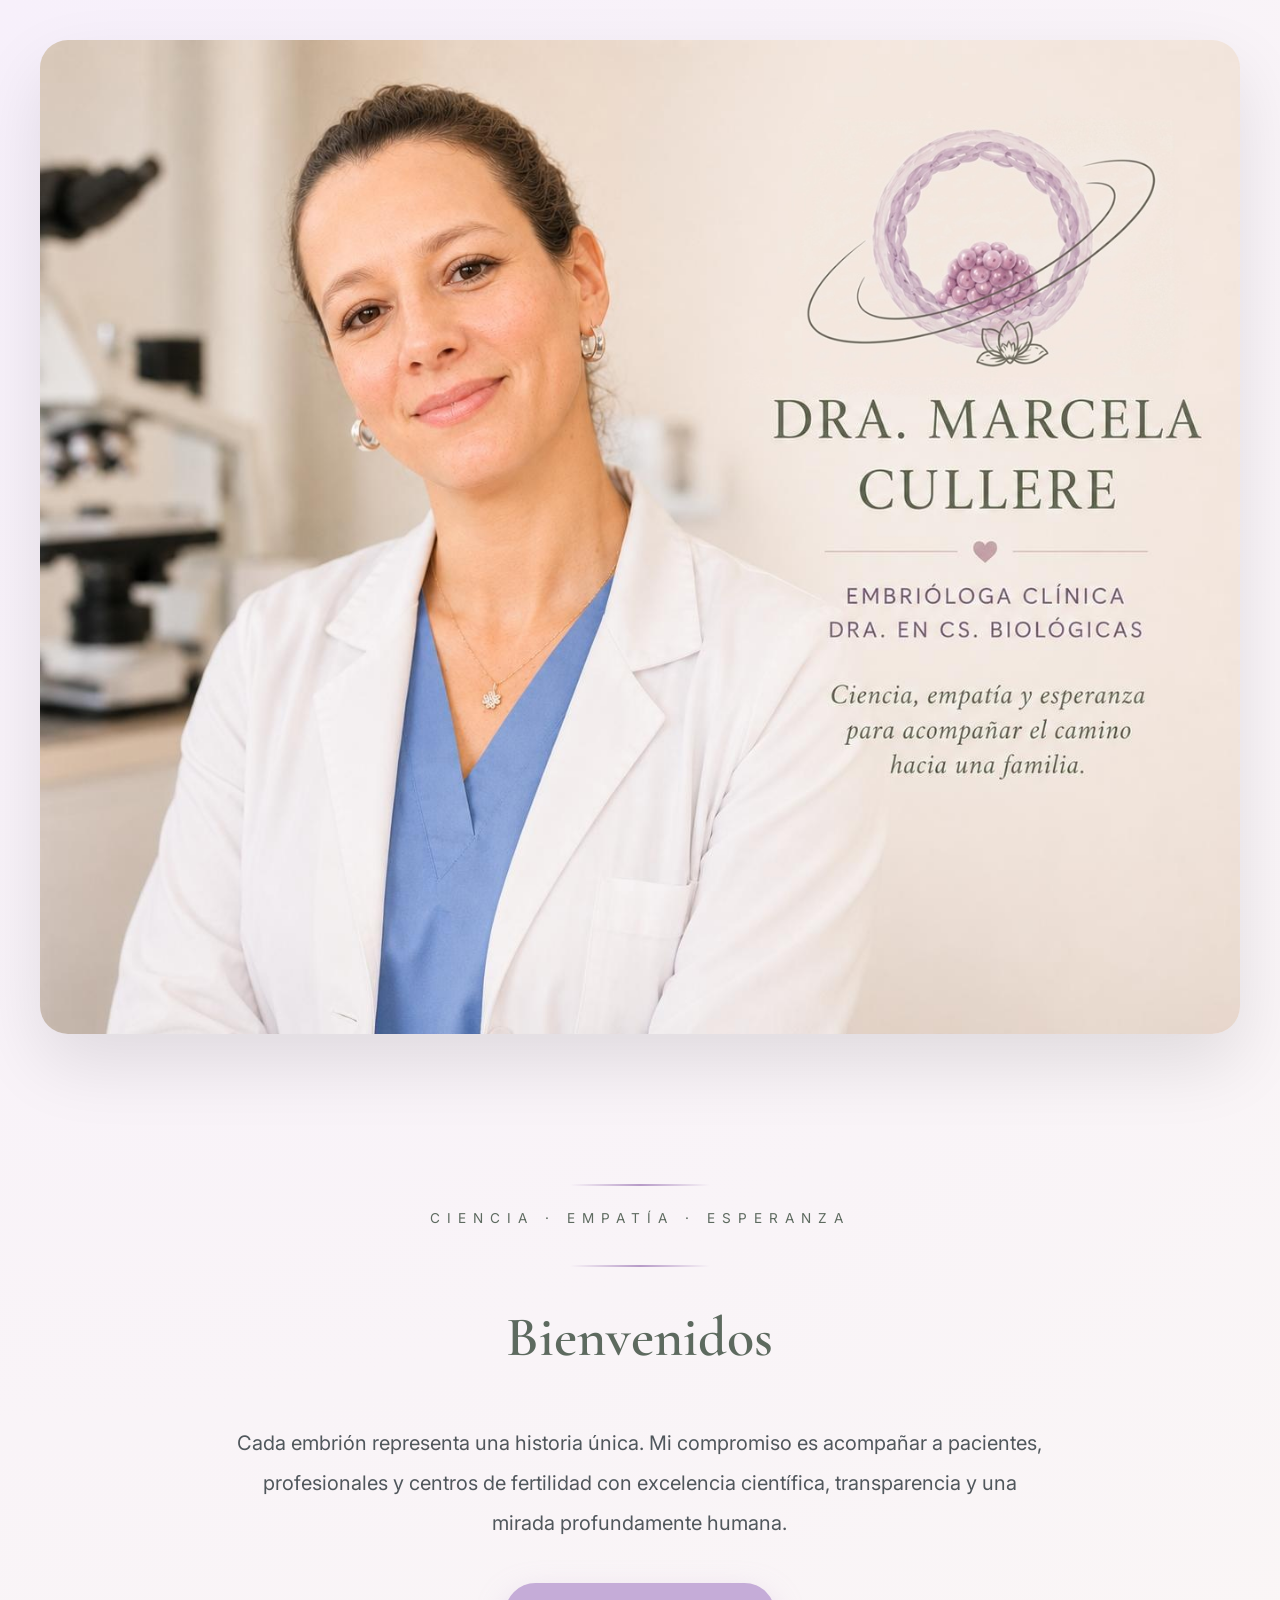
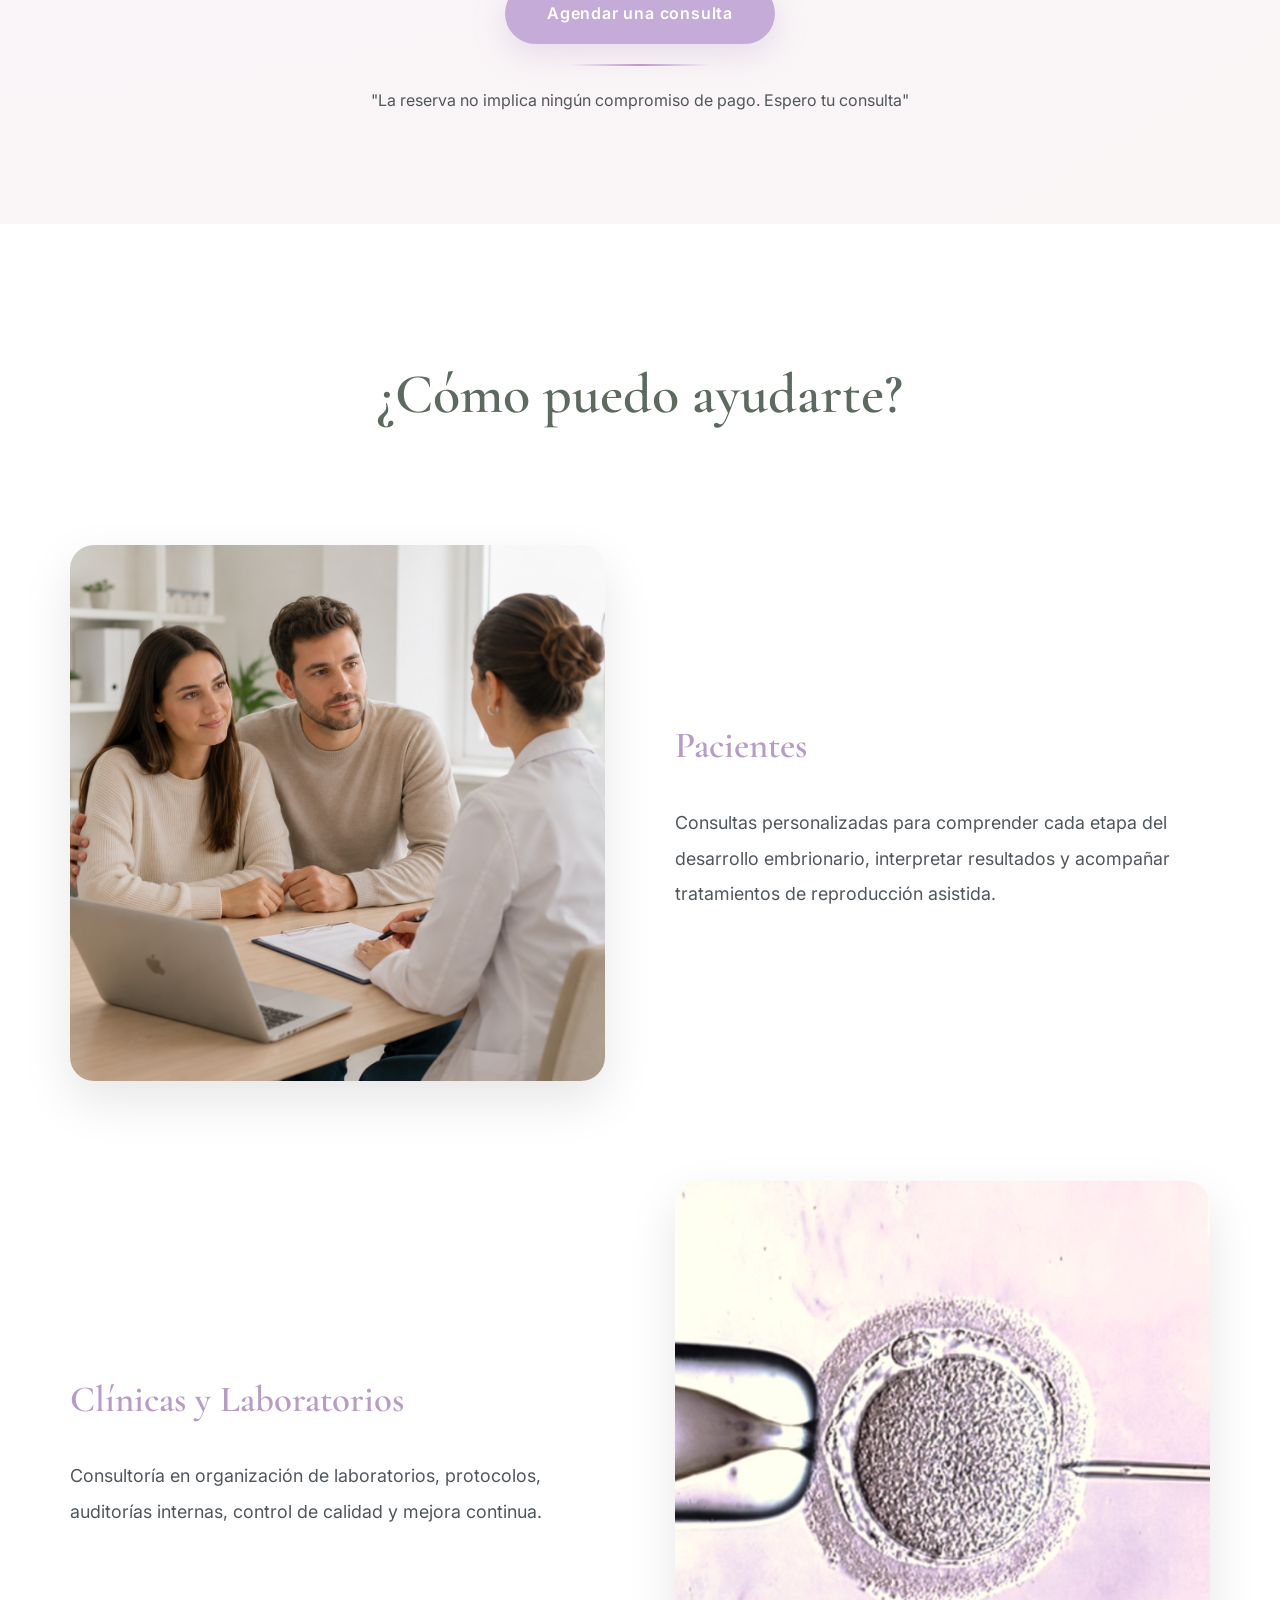
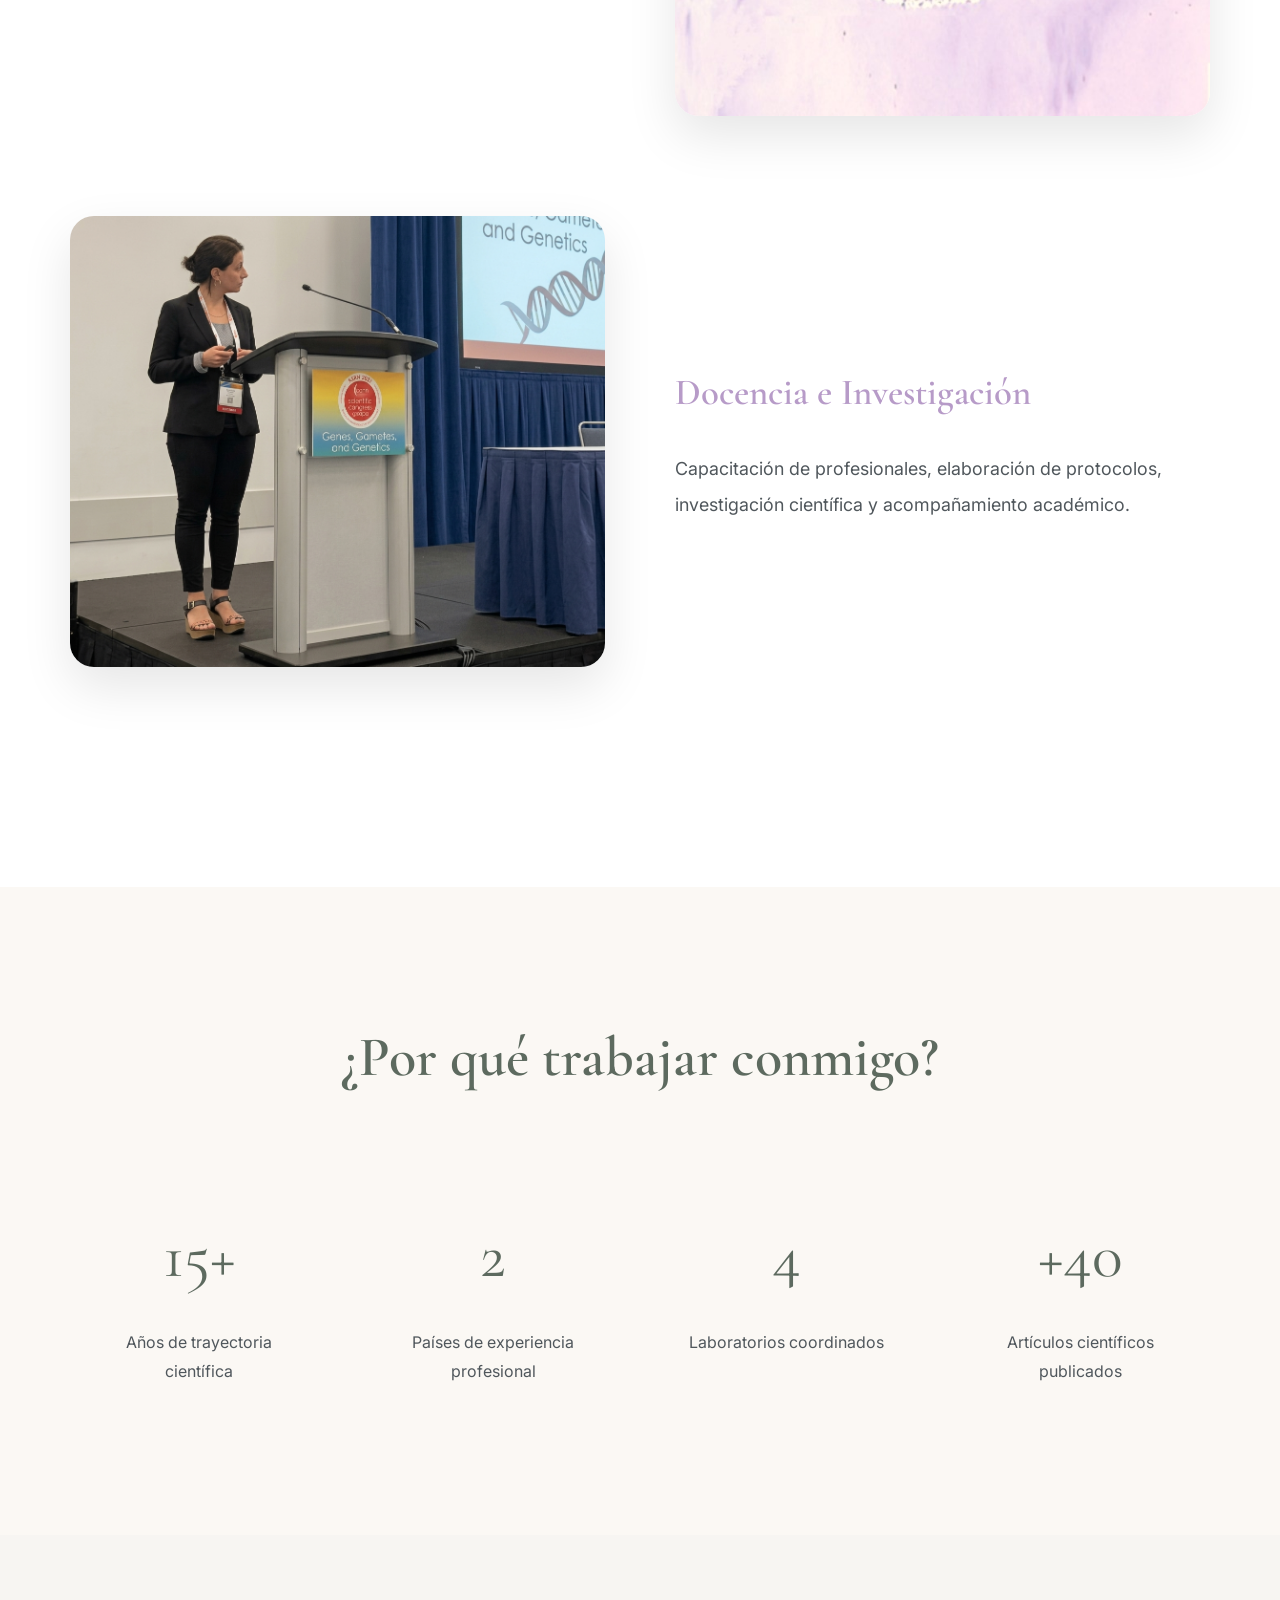
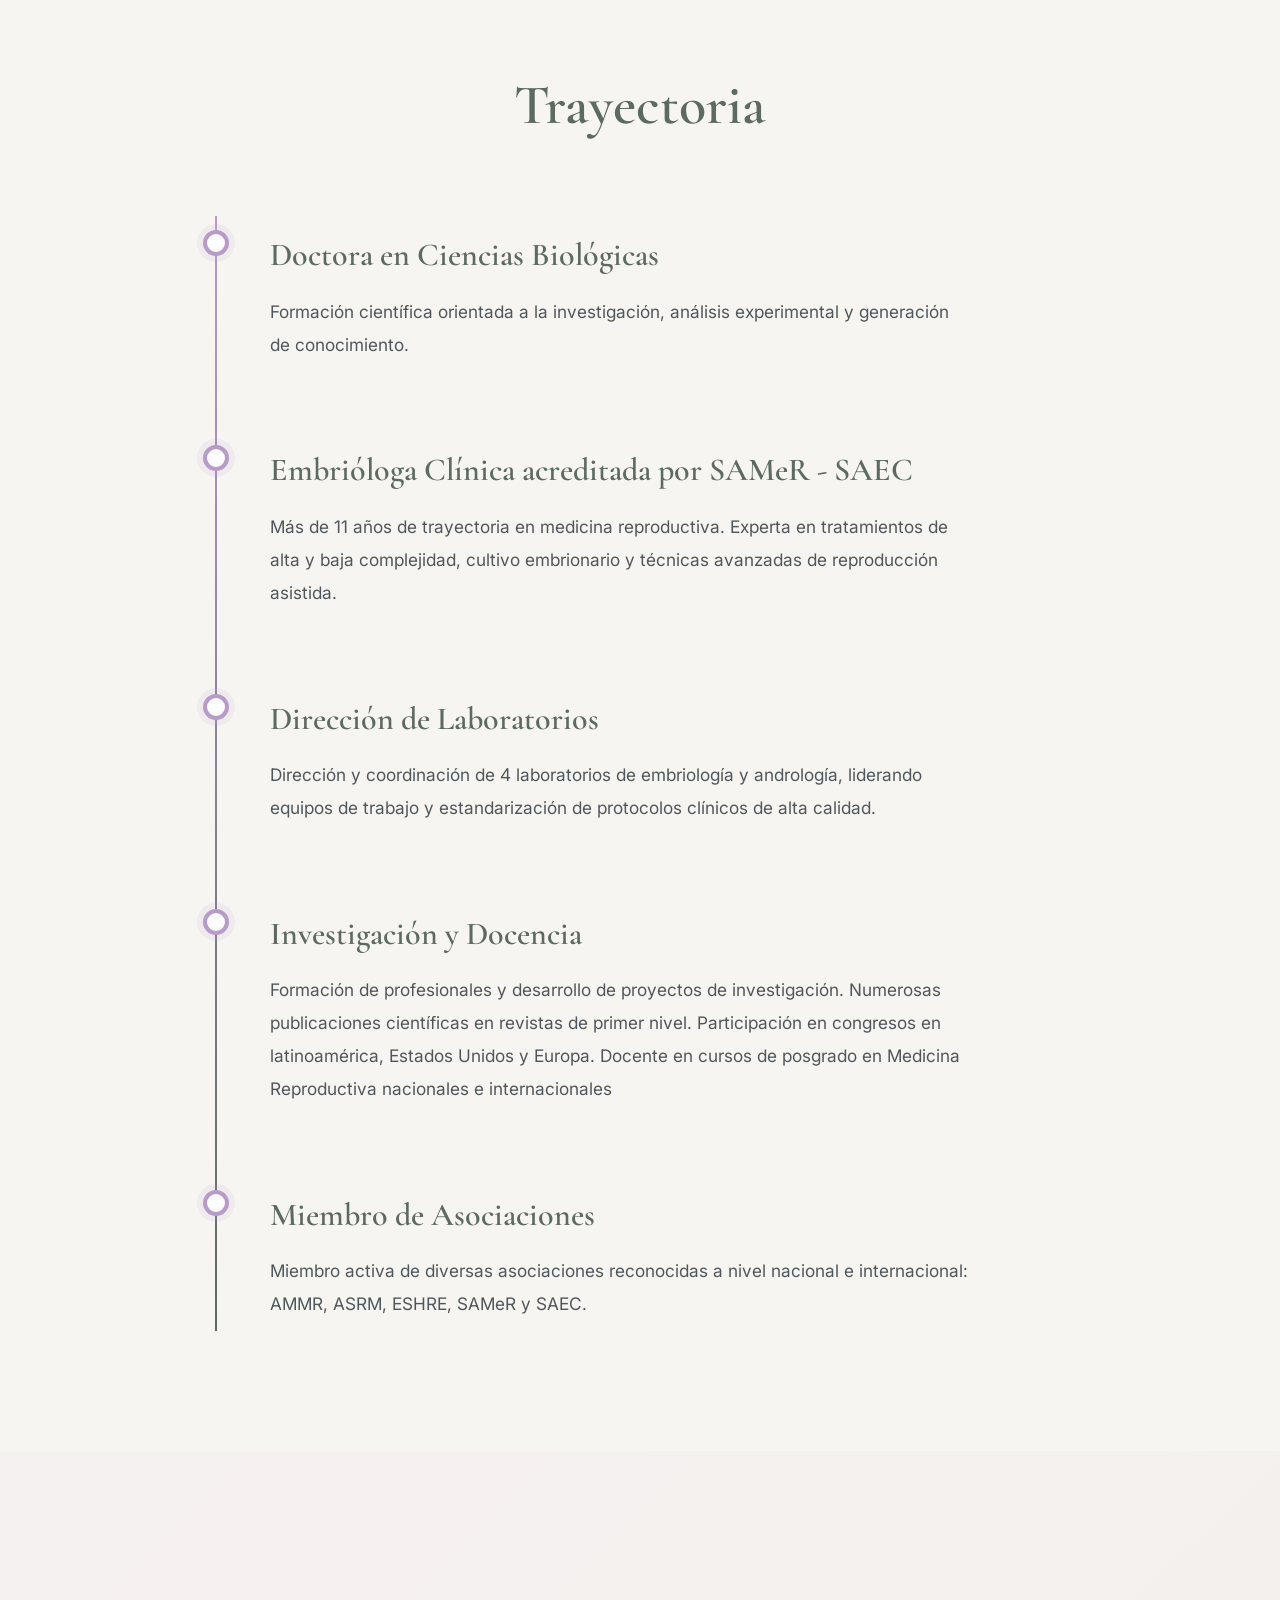
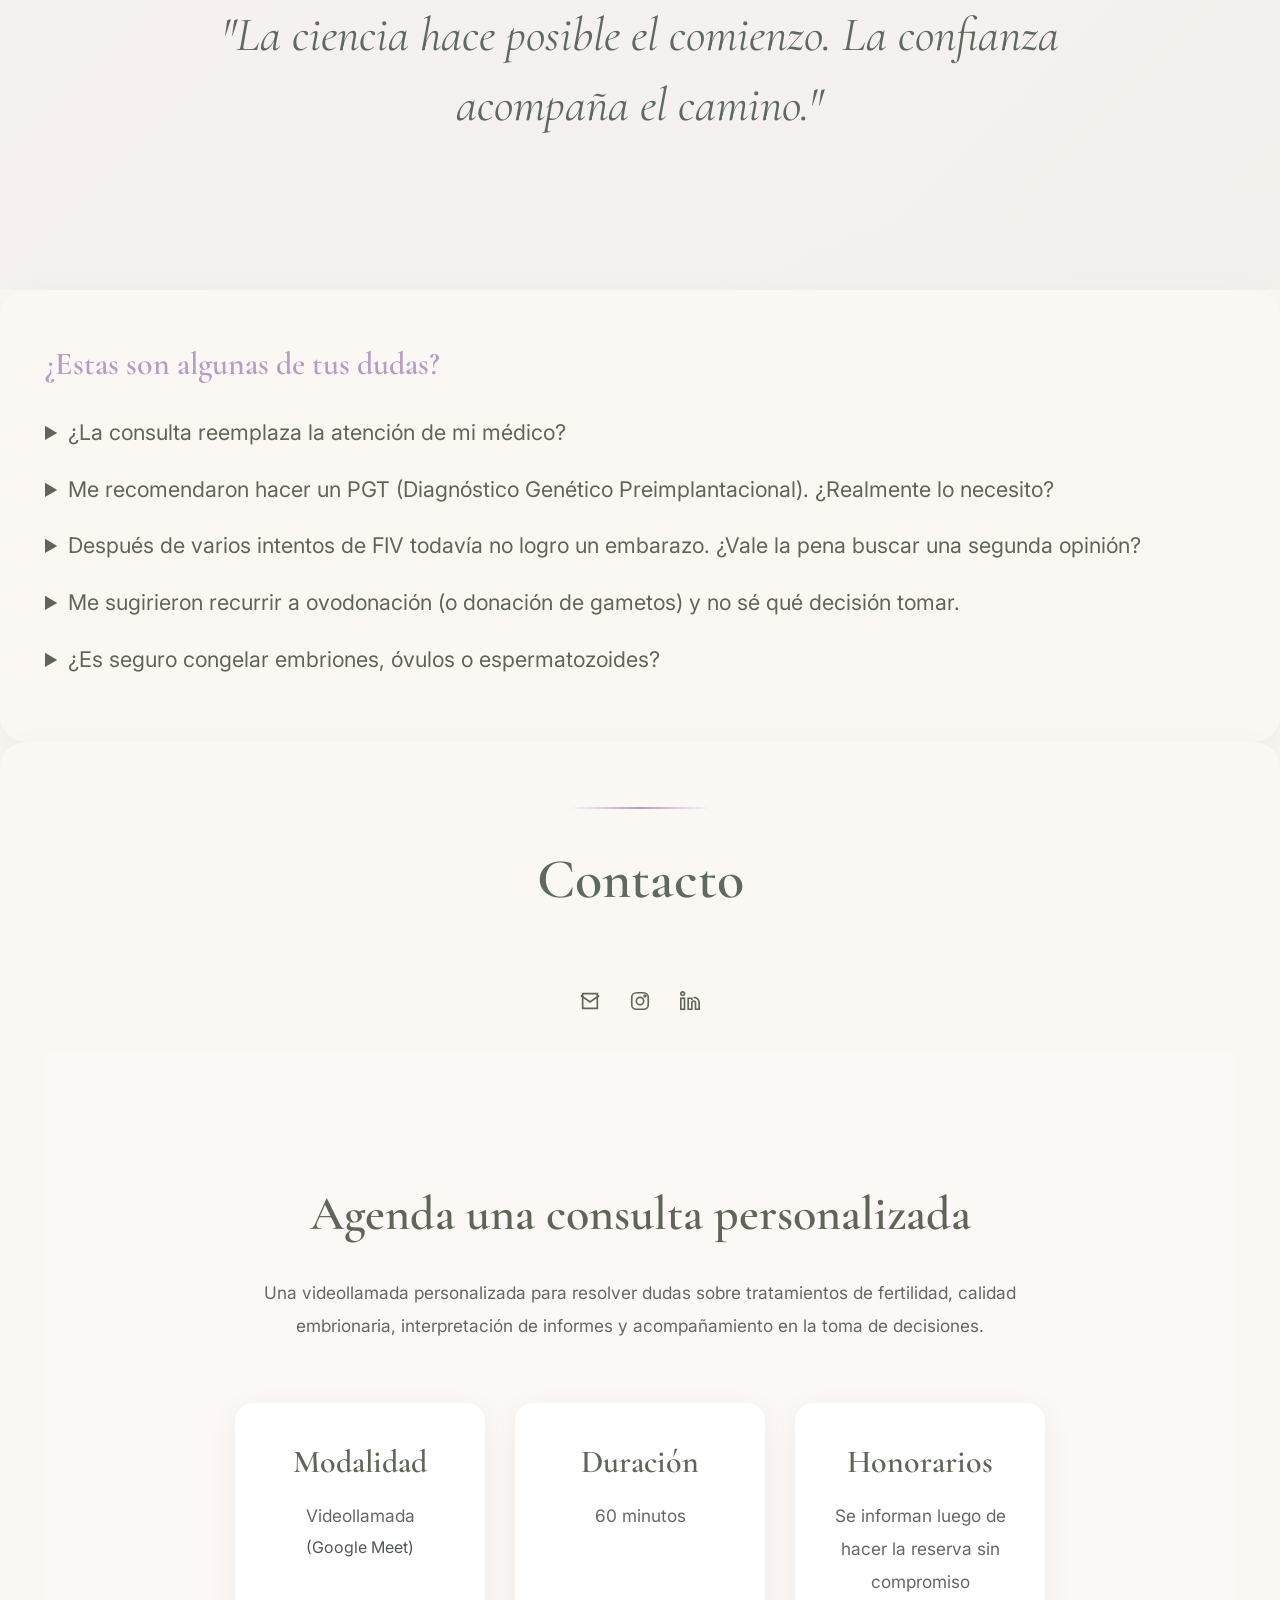
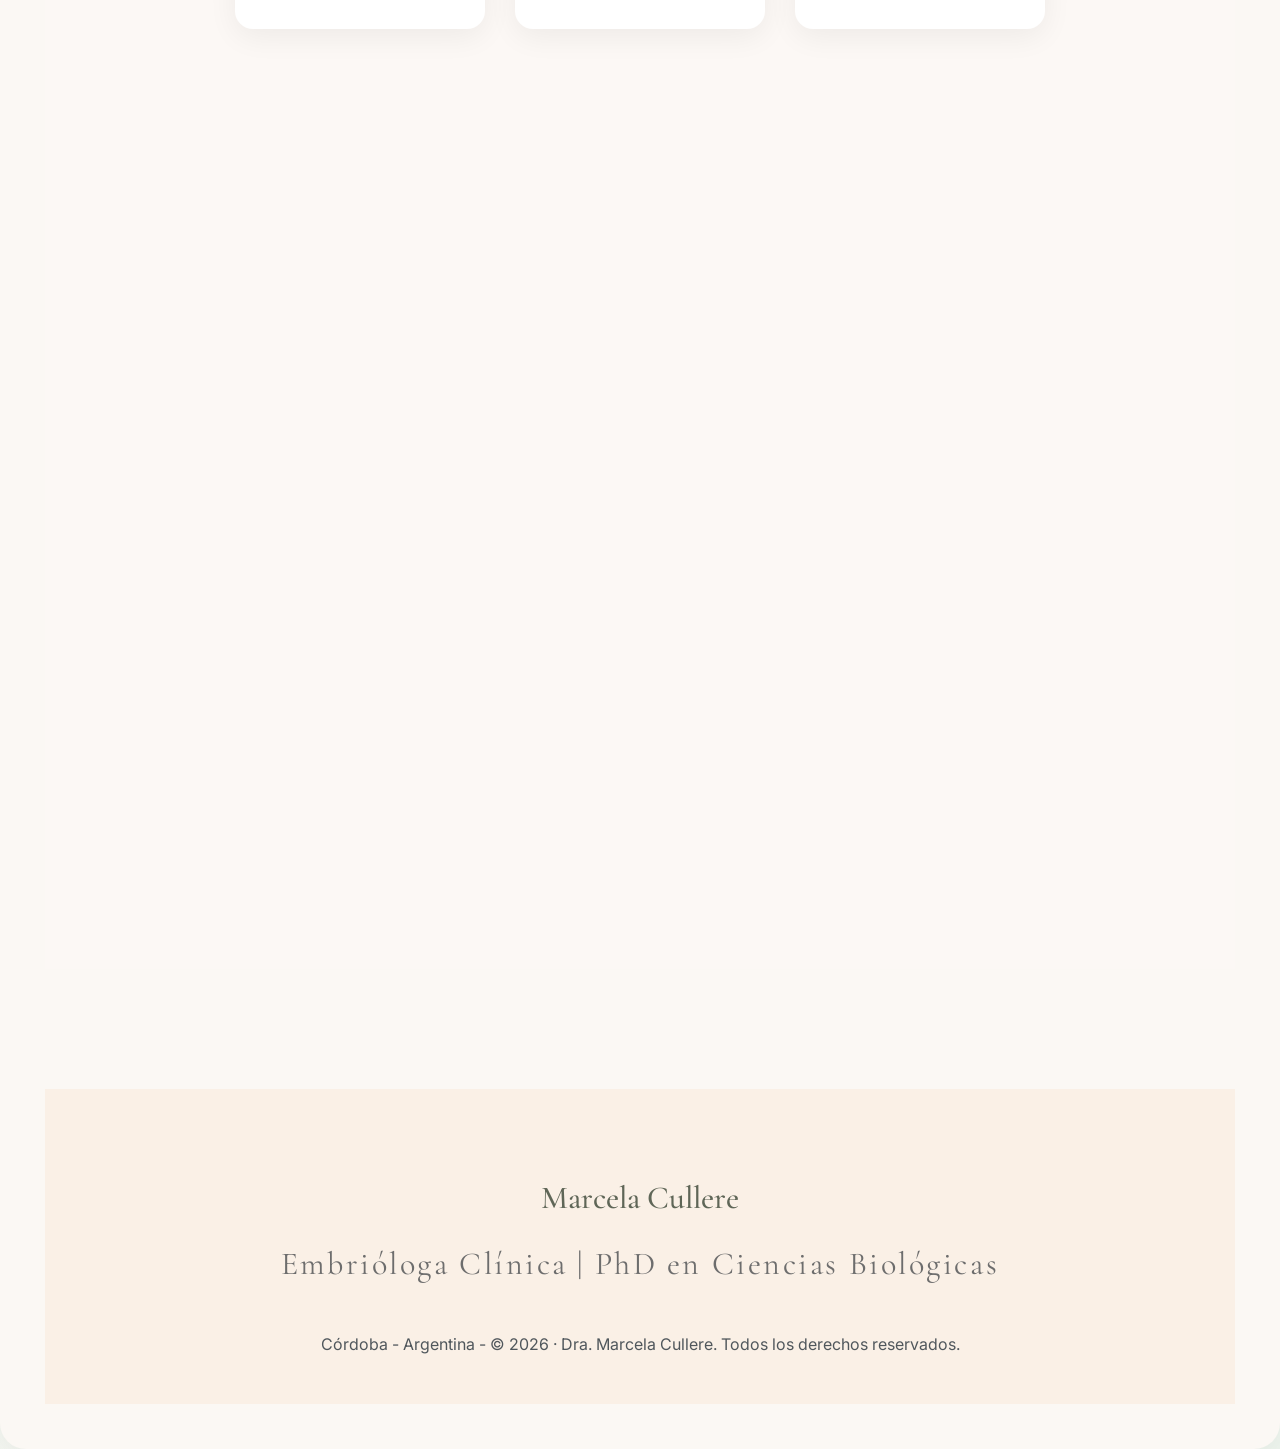
<file: index.html>
<!DOCTYPE html>
<html lang="es">
<head>
    <meta name="google-site-verification" content="wWdUTyGAo_QkbTEwfvxHlxQe_Lwct8Q9zpT2tuuO_WM" />
    <meta charset="UTF-8">
    <meta name="viewport" content="width=device-width, initial-scale=1.0">

    <title>Dra. Marcela Cullere | Embrióloga Clínica</title>
    <meta name="description" content="Embrióloga Clínica y Doctora en Ciencias Biológicas. Consultas para pacientes, asesoría a centros de fertilidad, docencia e investigación.">

    <!-- Open Graph (Facebook, WhatsApp, LinkedIn) -->
    <meta property="og:title" content="Dra. Marcela Cullere">
    <meta property="og:description" content="Embrióloga Clínica · Dra. en Ciencias Biológicas. Asesoría personalizada en reproducción asistida mediante videollamada.">
    <meta property="og:url" content="https://embrioconsultas.github.io/marcela-web/">
    <meta property="og:type" content="website">
    <meta property="og:image" content="https://embrioconsultas.github.io/marcela-web/img/og-image.jpg">
    <meta property="og:image:type" content="image/jpeg">

    <!-- Twitter / X -->
    <meta name="twitter:card" content="summary_large_image">
    <meta name="twitter:title" content="Dra. Marcela Cullere">
    <meta name="twitter:description" content="Embrióloga Clínica · Dra. en Ciencias Biológicas.">
    <meta name="twitter:image" content="https://embrioconsultas.github.io/marcela-web/img/og-image.jpg">

    <!-- Favicon y Estilos -->
    <link rel="icon" href="img/logo.png">
    <link rel="stylesheet" href="style.css">

    <!-- Google Fonts -->
    <link rel="preconnect" href="https://fonts.googleapis.com">
    <link rel="preconnect" href="https://fonts.gstatic.com" crossorigin>
    <link href="https://fonts.googleapis.com/css2?family=Cormorant+Garamond:wght@400;500;600;700&family=Inter:wght@300;400;500;600&display=swap" rel="stylesheet">
</head>

<body>


<!-- ================= HERO ================= -->

<section class="hero">

    <img src="img/hero.jpg" alt="Dra. Marcela Cullere" class="hero-image">

</section>

<!-- ================= INTRO ================= -->

<section class="intro">

    <div class="container">

        <div class="line"></div>

        <p class="eyebrow">

            CIENCIA · EMPATÍA · ESPERANZA

        </p>

        <div class="line"></div>

        <h2>Bienvenidos</h2>

        <p class="lead">

            Cada embrión representa una historia única.

            Mi compromiso es acompañar a pacientes, profesionales y centros de fertilidad
            con excelencia científica, transparencia y una mirada profundamente humana.

        </p>

        <a href="#consulta" class="btn">Agendar una consulta</a>
 
<div class="line"></div>
    </div>

"La reserva no implica ningún compromiso de pago. Espero tu consulta"

    </div>

</section>

<!-- ================= SERVICIOS ================= -->

<section class="services">

<div class="container">

<h2>¿Cómo puedo ayudarte?</h2>

<div class="service-row">

    <div class="service-image">

        <img src="img/couple.jpg" alt="Pareja">

    </div>

    <div class="service-text">

        <h3>Pacientes</h3>

        <p>

Consultas personalizadas para comprender cada etapa del desarrollo embrionario, interpretar resultados y acompañar tratamientos de reproducción asistida.

        </p>

    </div>

</div>


<div class="service-row reverse">

    <div class="service-image">

        <img src="img/laboratory.jpg" alt="Laboratorio">

    </div>

    <div class="service-text">

        <h3>Clínicas y Laboratorios</h3>

        <p>

Consultoría en organización de laboratorios, protocolos, auditorías internas, control de calidad y mejora continua.

        </p>

    </div>

</div>


<div class="service-row">

    <div class="service-image">

        <img src="img/embryo.jpg" alt="Embriología">

    </div>

    <div class="service-text">

        <h3>Docencia e Investigación</h3>

        <p>

Capacitación de profesionales, elaboración de protocolos, investigación científica y acompañamiento académico.

        </p>

    </div>

</div>

</div>

</section>

           

                
<!-- ================= DESTACADOS ================= -->

<section class="highlights">

    <div class="container">

        <h2>¿Por qué trabajar conmigo?</h2>

        <div class="numbers">

            <div>

                <span>15+</span>

                <p>Años de trayectoria científica</p>

            </div>

            <div>

                <span>2</span>

                <p>Países de experiencia profesional</p>

            </div>

            <div>

                <span>4</span>

                <p>Laboratorios coordinados</p>

            </div>

            <div>

                <span>+40</span>

                <p>Artículos científicos publicados</p>

            </div>

        </div>

    </div>

</section>

<!-- ================= TRAYECTORIA ================= -->

<section class="experience">

    <div class="container">

        <h2>Trayectoria</h2>

        <div class="timeline">

            <div class="timeline-item">

                <h3>Doctora en Ciencias Biológicas</h3>

                <p>

                    Formación científica orientada a la investigación,
                    análisis experimental y generación de conocimiento.

                </p>

            </div>

            <div class="timeline-item">

                <h3>Embrióloga Clínica acreditada por SAMeR - SAEC</h3>

                <p>

                    Más de 11 años de trayectoria en medicina reproductiva. 
		    Experta en tratamientos de alta y baja complejidad, cultivo embrionario y 
		    técnicas avanzadas de reproducción asistida.

                </p>

            </div>

            <div class="timeline-item">

                <h3>Dirección de Laboratorios</h3>

                <p>

                    Dirección y coordinación de 4 laboratorios de embriología y andrología, 
		    liderando equipos de trabajo y estandarización de protocolos clínicos 
		    de alta calidad.

                </p>

            </div>

            <div class="timeline-item">

                <h3>Investigación y Docencia</h3>

                <p>

                    Formación de profesionales y desarrollo de proyectos de investigación. 
		    Numerosas publicaciones científicas en revistas de primer nivel.
                    Participación en congresos en latinoamérica, Estados Unidos y Europa. 
		    Docente en cursos de posgrado en Medicina Reproductiva nacionales e internacionales

                </p>
	    </div>

            <div class="timeline-item">

                <h3>Miembro de Asociaciones</h3>

                <p>

                    Miembro activa de diversas asociaciones reconocidas a nivel nacional e internacional: 
		    AMMR, ASRM, ESHRE, SAMeR y SAEC.

                </p>

            </div>

        </div>

    </div>

</section>

<!-- ================= FILOSOFÍA ================= -->

<section class="quote">

    <div class="container">

        <blockquote>

            "La ciencia hace posible el comienzo.
            La confianza acompaña el camino."

        </blockquote>

    </div>

</section>


<!-- ================= Preguntas Frecuentes ================= -->

</p>

 <article class="service">

                <h3>¿Estas son algunas de tus dudas?</h3>

                <p>

                <div class="faq">

    <details style="margin-bottom:18px;">

    <summary style="font-size:1.35rem; font-weight:400; color:#5f6657; cursor:pointer;">
        ¿La consulta reemplaza la atención de mi médico?
    </summary>

    <p style="margin:15px 0 0 25px;
              padding-left:18px;
              border-left:3px solid #d7c1e8;
              line-height:1.8;
              color:#666;">
        No. La asesoría tiene un carácter informativo y de acompañamiento.
        Su objetivo es ayudarte a comprender mejor tu situación y brindarte
        herramientas para conversar con mayor seguridad junto a tu médico tratante.
    </p>

</details>

    <details style="margin-bottom:18px;">

    <summary style="font-size:1.35rem; font-weight:400; color:#5f6657; cursor:pointer;">
        Me recomendaron hacer un PGT (Diagnóstico Genético Preimplantacional). ¿Realmente lo necesito?
    </summary>

    <p style="margin:15px 0 0 25px;
              padding-left:18px;
              border-left:3px solid #d7c1e8;
              line-height:1.8;
              color:#666;">
        La indicación del PGT depende de múltiples factores, como la edad,
        los antecedentes reproductivos, la calidad embrionaria y la historia clínica.
        Durante la consulta analizaremos tu caso para ayudarte a comprender cuándo
        puede aportar beneficios y cuándo podría no ser necesario.
    </p>

</details>

    <details style="margin-bottom:18px;">

    <summary style="font-size:1.35rem; font-weight:400; color:#5f6657; cursor:pointer;">
        Después de varios intentos de FIV todavía no logro un embarazo. ¿Vale la pena buscar una segunda opinión?
    </summary>

    <p style="margin:15px 0 0 25px;
              padding-left:18px;
              border-left:3px solid #d7c1e8;
              line-height:1.8;
              color:#666;">
        Sí. Revisar en detalle los ciclos previos, la calidad de los embriones y las
        estrategias utilizadas puede aportar información muy valiosa y ayudar a
        identificar alternativas antes de iniciar un nuevo tratamiento.
    </p>

</details>

    <details style="margin-bottom:18px;">

    <summary style="font-size:1.35rem; font-weight:400; color:#5f6657; cursor:pointer;">
        Me sugirieron recurrir a ovodonación (o donación de gametos) y no sé qué decisión tomar.
    </summary>

    <p style="margin:15px 0 0 25px;
              padding-left:18px;
              border-left:3px solid #d7c1e8;
              line-height:1.8;
              color:#666;">
        Es una de las decisiones más importantes dentro de la medicina reproductiva.
        La consulta busca brindarte información objetiva, basada en evidencia
        científica, para que puedas comprender las distintas opciones disponibles y
        tomar una decisión informada, respetando tus valores y objetivos personales.
    </p>

</details>

    <details style="margin-bottom:18px;">

    <summary style="font-size:1.35rem; font-weight:400; color:#5f6657; cursor:pointer;">
        ¿Es seguro congelar embriones, óvulos o espermatozoides?
    </summary>

    <p style="margin:15px 0 0 25px;
              padding-left:18px;
              border-left:3px solid #d7c1e8;
              line-height:1.8;
              color:#666;">
        Sí. La criopreservación mediante vitrificación es una técnica ampliamente
        utilizada y respaldada por la evidencia científica. Durante la consulta
        podremos conversar sobre sus beneficios, limitaciones y las probabilidades de
        éxito según cada situación en particular.
    </p>

</details>

</div>   

                </p>

            </article>

            <article class="service">

<!-- ================= CONTACTO ================= -->

</p>

        <div class="line"></div>

        <h2>Contacto</h2>

        <p class="lead">


<div class="social-links">

    <a href="mailto:marcela.cullere@gmail.com" target="_blank" aria-label="Email">

        <!-- MAIL -->
        <svg xmlns="http://www.w3.org/2000/svg" width="22" height="22"
        fill="none" viewBox="0 0 24 24"
        stroke="currentColor" stroke-width="1.8">

            <path d="M4 4h16v16H4z"/>
            <path d="M22 6l-10 7L2 6"/>

        </svg>

    </a>

    <a href="https://www.instagram.com/marce.cullere.embriologa/" target="_blank">

        <!-- INSTAGRAM -->
        <svg xmlns="http://www.w3.org/2000/svg"
        width="22"
        height="22"
        fill="none"
        viewBox="0 0 24 24"
        stroke="currentColor"
        stroke-width="1.8">

            <rect x="3" y="3" width="18" height="18" rx="5"/>

            <circle cx="12" cy="12" r="4"/>

            <circle cx="17.5" cy="6.5" r="1"/>

        </svg>

    </a>

    <a href="https://www.linkedin.com/in/marcela-elena-cullere-21998411/" target="_blank">

        <!-- LINKEDIN -->
        <svg xmlns="http://www.w3.org/2000/svg"
        width="22"
        height="22"
        fill="none"
        viewBox="0 0 24 24"
        stroke="currentColor"
        stroke-width="1.8">

            <path d="M16 8a6 6 0 016 6v7h-4v-7a2 2 0 00-2-2 2 2 0 00-2 2v7h-4V9h4v2"/>

            <rect x="2" y="9" width="4" height="12"/>

            <circle cx="4" cy="4" r="2"/>

        </svg>

    </a>

</div>


<!-- ================= CONSULTA CALENDLY ================= -->

<section id="consulta" class="consulta">

    <div class="container">

        <h2>Agenda una consulta personalizada</h2>

        <p class="consulta-intro">
            Una videollamada personalizada para resolver dudas sobre tratamientos de fertilidad,
            calidad embrionaria, interpretación de informes y acompañamiento en la toma de decisiones.
        </p>

        <div class="consulta-info">

            <div class="info-card">
                <h3>Modalidad</h3>
                <p>  Videollamada 
	</p>
        (Google Meet)</p>
            </div>

            <div class="info-card">
                <h3>Duración</h3>
                <p>60 minutos</p>
            </div>

            <div class="info-card">
                <h3>Honorarios</h3>
                <p>Se informan luego de hacer la reserva sin compromiso</p>
            </div>

        </div>

        <div class="calendly-inline-widget"
             data-url="https://calendly.com/marcela-cullere/30min"
             data-resize="true"
             style="min-width:320px;height:760px;">
        </div>

    </div>

</section>

<script src="https://assets.calendly.com/assets/external/widget.js" async></script>

<!-- ================= FOOTER ================= -->

<footer class="footer">


    <h3> Marcela Cullere</h3>

    <p>Embrióloga Clínica | PhD en Ciencias Biológicas</p>

 

    </div>       
	Córdoba - Argentina -




    </div>
        
© 2026 · Dra. Marcela Cullere. Todos los derechos reservados.
    </div>

</footer>
</file>
<file: style.css>
/*==========================================================
DRA. MARCELA CULLERE
Version 3.0
==========================================================*/

/*------------------------
RESET
------------------------*/

*{
    margin:0;
    padding:0;
    box-sizing:border-box;
}

html{

    scroll-behavior:smooth;

}

:root{

    --verde:#5d6a5f;
    --verde-claro:#8b9b8e;

    --lila:#b79bc8;
    --lavanda:#ede8f5;

    --rosa:#d8bcc8;

    --crema:#fbf8f4;

    --gris:#50575c;

    --gris-claro:#777;

    --blanco:#ffffff;

    --max-width:1200px;

}

body{

    font-family:'Inter',sans-serif;

    color:var(--gris);

    background:

    radial-gradient(circle at top left,#f7f0fb 0%,transparent 30%),

    radial-gradient(circle at bottom right,#eef5ee 0%,transparent 30%),

    var(--crema);

    line-height:1.8;

    overflow-x:hidden;

}

img{

    display:block;

    max-width:100%;

}

a{

    text-decoration:none;

}

.container{

    width:min(92%,var(--max-width));

    margin:auto;

}

/*==========================================================
TIPOGRAFÍA
==========================================================*/

h1,
h2,
h3{

    font-family:'Cormorant Garamond',serif;

    font-weight:600;

    color:var(--verde);

}

h2{

    font-size:3.5rem;

    text-align:center;

    margin-bottom:60px;

}

p{

    font-size:1.08rem;

    color:var(--gris);

}

/*==========================================================
HERO
==========================================================*/

.hero{

    width:100%;

    min-height:100vh;

    display:flex;

    align-items:center;

    justify-content:center;

    padding:40px 40px 20px;

}

.hero-image{

    width:min(1300px,95vw);

    border-radius:28px;

    box-shadow:

    0 30px 70px rgba(0,0,0,.10);

}

/*==========================================================
INTRO
==========================================================*/

.intro{

    padding:110px 20px;

    text-align:center;

}

.line{

    width:140px;

    height:2px;

    margin:20px auto;

    background:

    linear-gradient(to right,

    transparent,

    var(--lila),

    transparent);

}

.eyebrow{

    letter-spacing:7px;

    font-size:.85rem;

    color:var(--verde);

    margin:20px 0 35px;

}

.intro h2{

    margin-bottom:35px;

}

.lead{

    max-width:820px;

    margin:auto;

    font-size:1.25rem;

    line-height:2;

}

.button{

    display:inline-block;

    margin-top:55px;

    padding:18px 46px;

    border-radius:60px;

    border:2px solid var(--verde);

    color:var(--verde);

    font-weight:600;

    transition:.35s;

}

.button:hover{

    background:var(--verde);

    color:white;

    transform:translateY(-4px);

    box-shadow:0 15px 35px rgba(0,0,0,.12);

}

/*==========================================================
SERVICIOS
==========================================================*/

.services{

    padding:120px 20px;

    background:white;

}

.services-grid{

    display:grid;

    grid-template-columns:

    repeat(auto-fit,minmax(300px,1fr));

    gap:40px;

}

.service{

    background:var(--crema);

    border-radius:26px;

    padding:45px;

    transition:.35s;

    box-shadow:

    0 12px 35px rgba(0,0,0,.05);

}

.service:hover{

    transform:translateY(-10px);

}

.service h3{

    font-size:2rem;

    color:var(--lila);

    margin-bottom:20px;

}

.service p{

    line-height:1.9;

}

/*==========================================================
DESTACADOS
==========================================================*/

.highlights{

    padding:120px 20px;

}

.numbers{

    display:grid;

    grid-template-columns:

    repeat(auto-fit,minmax(180px,1fr));

    gap:35px;

    text-align:center;

}

.numbers div{

    padding:30px;

}

.numbers span{

    display:block;

    font-family:'Cormorant Garamond',serif;

    font-size:4rem;

    color:var(--verde);

    margin-bottom:15px;

}

.numbers p{

    font-size:1rem;

}

/*==========================================================
TRAYECTORIA
==========================================================*/

.experience{

    padding:120px 20px;

    background:#f7f5f2;

}

.timeline{

    position:relative;

    max-width:900px;

    margin:auto;

}

.timeline::before{

    content:"";

    position:absolute;

    left:25px;

    top:0;

    bottom:0;

    width:2px;

    background:linear-gradient(var(--lila),var(--verde));

}

.timeline-item{

    position:relative;

    margin-left:80px;

    margin-bottom:60px;

    padding:10px 0;

}

.timeline-item:last-child{

    margin-bottom:0;

}

.timeline-item::before{

    content:"";

    position:absolute;

    left:-67px;

    top:14px;

    width:18px;

    height:18px;

    border-radius:50%;

    background:white;

    border:4px solid var(--lila);

    box-shadow:0 0 0 6px rgba(183,155,200,.12);

}

.timeline-item h3{

    font-size:2rem;

    margin-bottom:12px;

}

.timeline-item p{

    line-height:1.9;

    max-width:700px;

}

/*==========================================================
FILOSOFÍA
==========================================================*/

.quote{

    padding:150px 20px;

    text-align:center;

    background:
    linear-gradient(
    135deg,
    rgba(183,155,200,.08),
    rgba(93,106,95,.05)
    );

}

.quote blockquote{

    max-width:900px;

    margin:auto;

    font-family:'Cormorant Garamond',serif;

    font-size:3rem;

    line-height:1.45;

    color:var(--verde);

    font-style:italic;

}

/*==========================================================
CONTACTO
==========================================================*/

.contact{

    padding:120px 20px;

    background:white;

    text-align:center;

}

.contact p{

    max-width:700px;

    margin:0 auto 50px;

}

.contact-links{

    display:flex;

    justify-content:center;

    gap:25px;

    flex-wrap:wrap;

}

.contact-links a{

    padding:16px 30px;

    border-radius:50px;

    border:2px solid var(--lila);

    color:var(--verde);

    transition:.3s;

    font-weight:500;

}

.contact-links a:hover{

    background:var(--lila);

    color:white;

}

/*==========================================================
FOOTER
==========================================================*/

footer{

    padding:80px 20px;

    text-align:center;

    background:#f5f3ef;

}

footer img{

    width:90px;

    margin:0 auto 25px;

    opacity:.95;

}

footer p{

    font-family:'Cormorant Garamond',serif;

    font-size:2rem;

    color:var(--verde);

    margin-bottom:8px;

}

footer span{

    display:block;

    color:var(--gris-claro);

    margin-bottom:35px;

}

footer small{

    color:#999;

    font-size:.9rem;

}

/*==========================================================
ANIMACIONES
==========================================================*/

.hero-image,
.service,
.timeline-item,
.numbers div{

    transition:.35s ease;

}

.hero-image:hover{

    transform:scale(1.01);

}

.service:hover{

    box-shadow:0 22px 50px rgba(0,0,0,.10);

}

.timeline-item:hover{

    transform:translateX(6px);

}

/*==========================================================
RESPONSIVE
==========================================================*/

@media(max-width:900px){

    h2{

        font-size:2.6rem;

    }

    .quote blockquote{

        font-size:2.2rem;

    }

    .timeline::before{

        left:14px;

    }

    .timeline-item{

        margin-left:55px;

    }

    .timeline-item::before{

        left:-44px;

    }

}

@media(max-width:600px){

    .hero{

        padding:15px;

        min-height:auto;

    }

    .hero-image{

        width:100%;

        border-radius:18px;

    }

    .intro{

        padding:80px 20px;

    }

    .lead{

        font-size:1.08rem;

    }

    .services,
    .experience,
    .contact,
    .highlights{

        padding:80px 20px;

    }

    .numbers{

        grid-template-columns:1fr 1fr;

    }

    .quote{

        padding:90px 20px;

    }

    .quote blockquote{

        font-size:1.8rem;

    }

    .contact-links{

        flex-direction:column;

        align-items:center;

    }

}

/*==========================
SERVICIOS V2
==========================*/

.service-row{

display:grid;

grid-template-columns:1fr 1fr;

gap:70px;

align-items:center;

margin:100px 0;

}

.reverse .service-image{

order:2;

}

.reverse .service-text{

order:1;

}

.service-image img{

width:100%;

border-radius:24px;

box-shadow:0 20px 50px rgba(0,0,0,.10);

}

.service-text h3{

font-size:2.3rem;

margin-bottom:25px;

color:var(--lila);

}

.service-text p{

font-size:1.12rem;

line-height:2;

}

@media(max-width:900px){

.service-row{

grid-template-columns:1fr;

gap:30px;

margin:70px 0;

}

.reverse .service-image{

order:1;

}

.reverse .service-text{

order:2;

}

}

.footer-logo{

width:130px !important;

background:none;

padding:0;

margin-bottom:30px;

}
.footer-subtitle{

    margin-bottom:25px;

    color:var(--gris-claro);

}

.footer-quote{

    font-family:'Cormorant Garamond',serif;

    font-size:1.8rem;

    max-width:650px;

    margin:30px auto;

    color:var(--verde);

}

.footer-social{

    display:flex;

    justify-content:center;

    gap:20px;

    margin:35px 0;

}

.footer-social a{

    width:52px;

    height:52px;

    border-radius:50%;

    border:2px solid var(--lila);

    display:flex;

    align-items:center;

    justify-content:center;

    color:var(--verde);

    font-size:22px;

    transition:.3s;

}

.footer-social a:hover{

    background:var(--lila);

    color:white;

}

box-shadow:
0 15px 35px rgba(0,0,0,.08);

transition:.4s;

.service-image:hover{
    transform:scale(1.03);
}

.social-links{

display:flex;

justify-content:center;

gap:28px;

margin:30px 0;

}

.social-links a{

color:#5f6657;

transition:.35s;

}

.social-links a:hover{

color:#c7addd;

transform:translateY(-4px);

}

/*==================================================
FOOTER
==================================================*/

.footer{

background:#faf0e6;

padding:80px 20px 45px;

text-align:center;

margin-top:120px;

}

.footer h3{

font-family:'Cormorant Garamond',serif;

font-size:2rem;

font-weight:500;

color:#5f6657;

margin-bottom:8px;

}

.footer p{

color:#6d6d6d;

letter-spacing:.08em;

margin-bottom:35px;

}

.footer-social{

display:flex;

justify-content:center;

gap:30px;

margin-bottom:35px;

}

.footer-social a{

color:#5f6657;

transition:.35s;

}

.footer-social a:hover{

color:#c5acd8;

transform:translateY(-4px);

}

.footer-copy{

font-size:.85rem;

letter-spacing:.08em;

color:#777;

}

/*==================================================
CONSULTA
==================================================*/

.consulta{

    padding:120px 20px;

    background:#fcf8f5;

}

.consulta .container{

    max-width:1100px;

    margin:0 auto;

}

.consulta h2{

    text-align:center;

    font-family:'Cormorant Garamond',serif;

    color:#5f6657;

    font-size:3rem;

    margin-bottom:20px;

}

.consulta-intro{

    max-width:760px;

    margin:0 auto 60px;

    text-align:center;

    color:#666;

    line-height:1.8;

}

.consulta-info{

    display:flex;

    gap:30px;

    justify-content:center;

    margin-bottom:60px;

    flex-wrap:wrap;

}

.info-card{

    width:250px;

    background:white;

    border-radius:18px;

    padding:30px;

    box-shadow:0 8px 30px rgba(0,0,0,.06);

    text-align:center;

}

.info-card h3{

    color:#5f6657;

    margin-bottom:10px;

}

.info-card p{

    color:#666;

}

.btn{

    display:inline-block;

    margin-top:40px;

    padding:16px 42px;

    background:#c5acd8;

    color:white;

    text-decoration:none;

    border-radius:40px;

    font-weight:600;

    letter-spacing:.05em;

    transition:.35s;

    box-shadow:0 10px 30px rgba(197,172,216,.35);

}

.btn:hover{

    background:#b795cb;

    transform:translateY(-3px);

    box-shadow:0 15px 35px rgba(197,172,216,.45);

}
</file>
